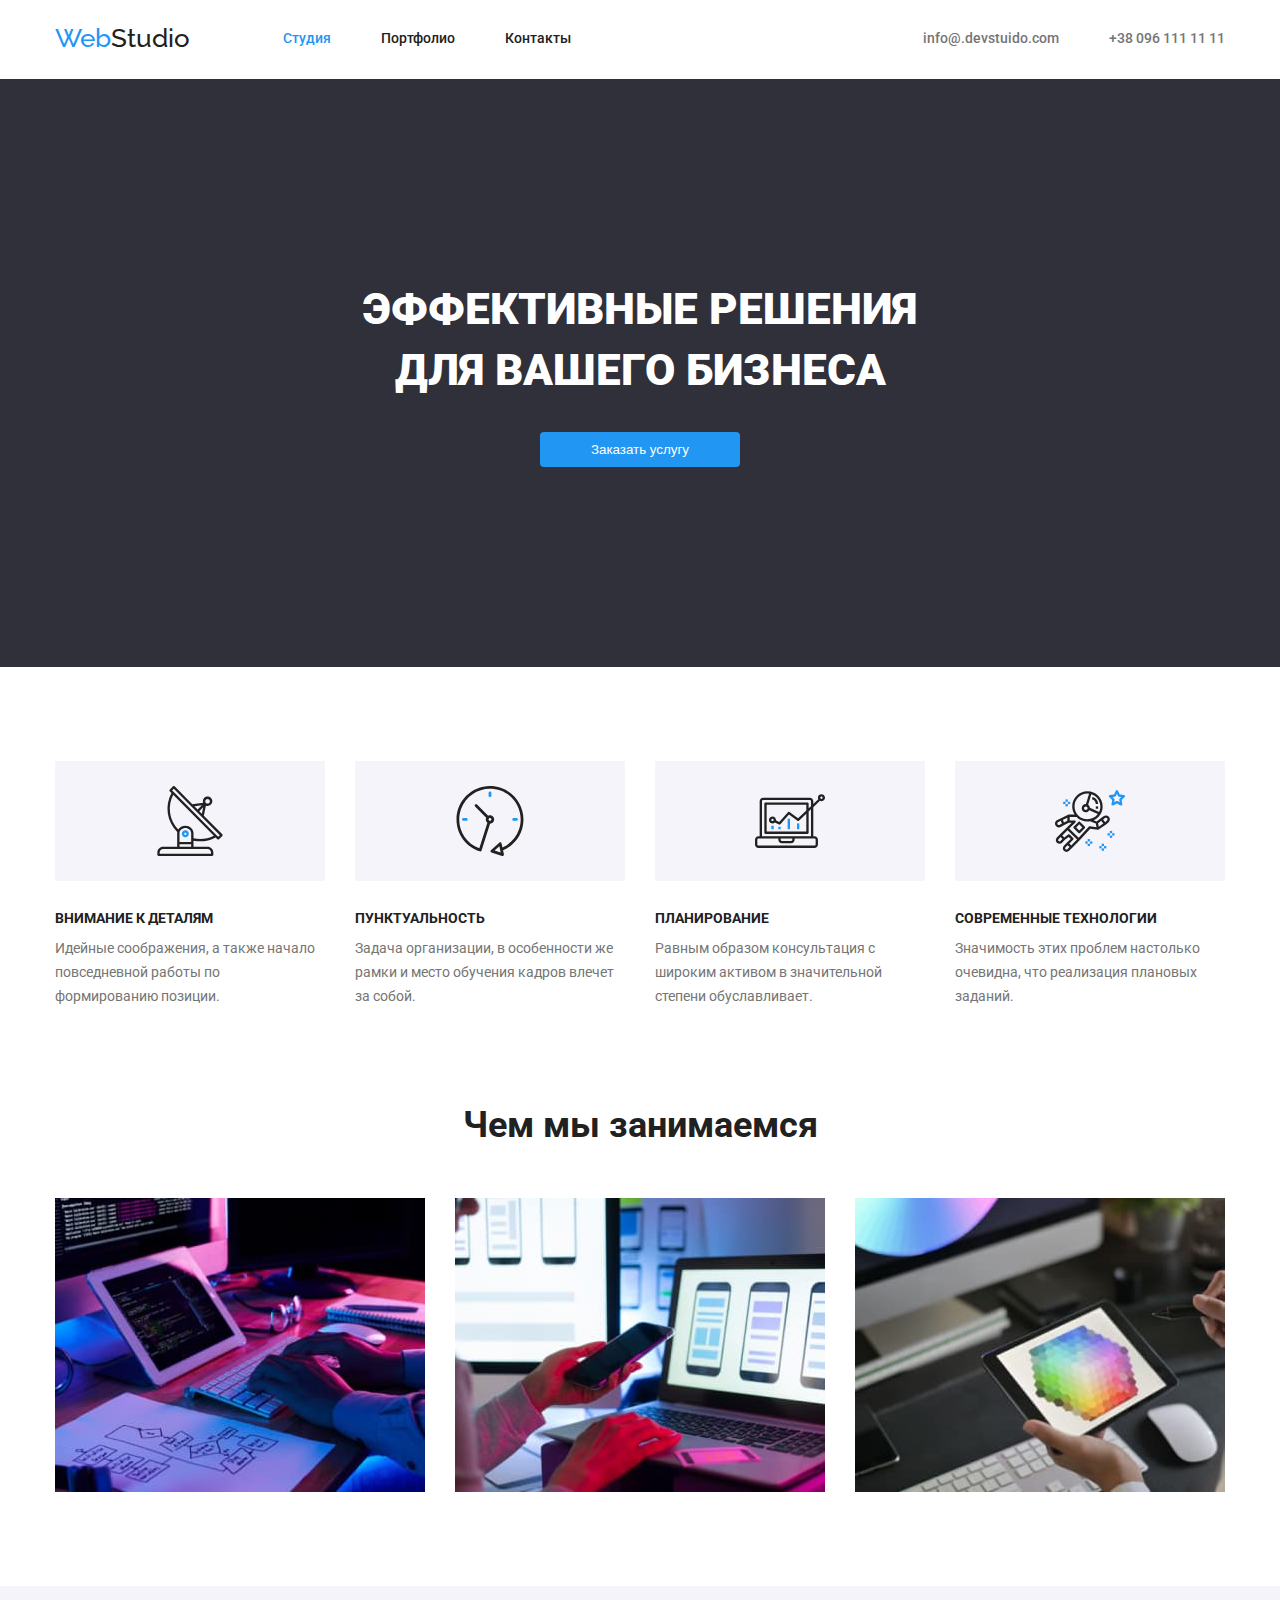
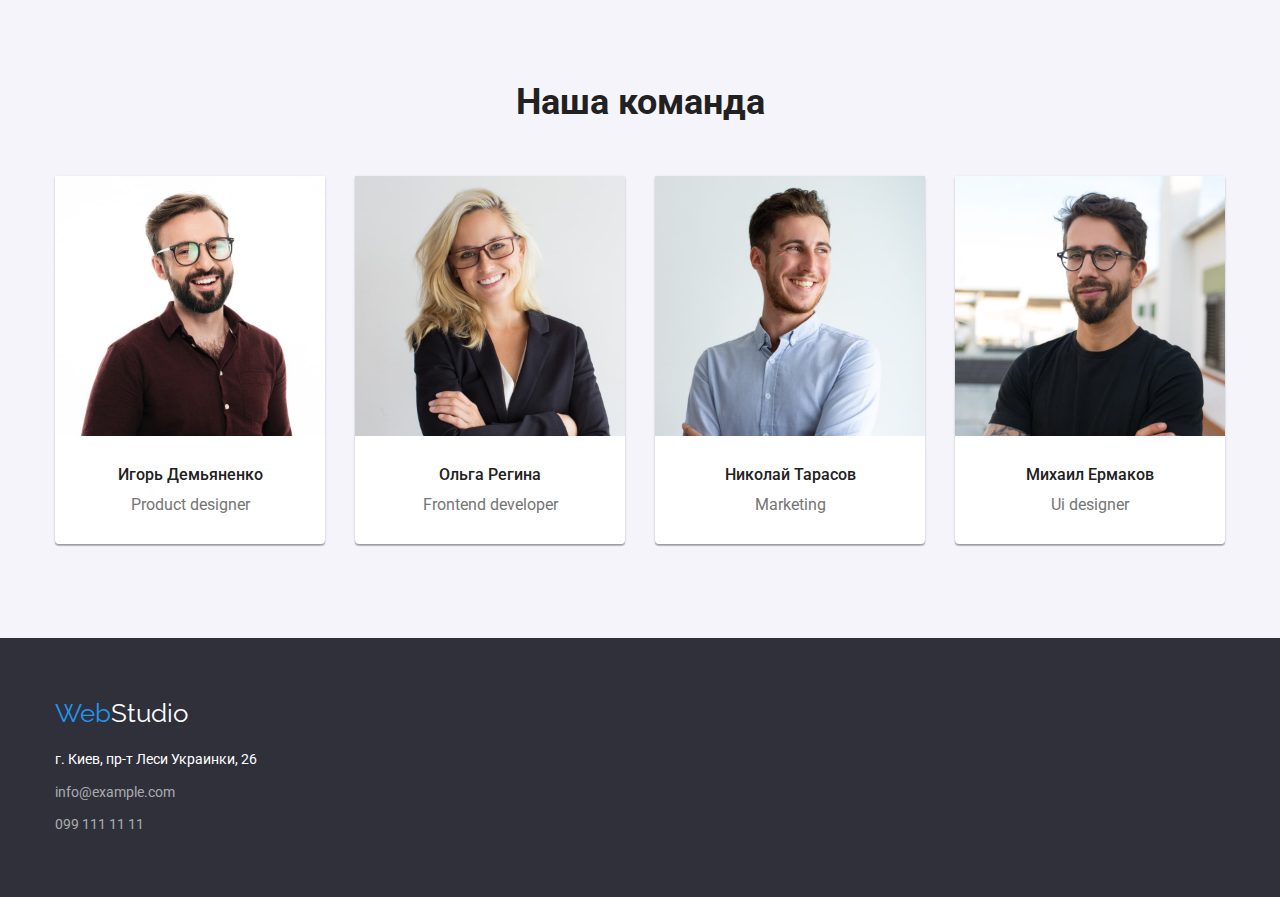
<file: index.html>
<!DOCTYPE html>
<html lang="ru">
  <head>
    <meta charset="UTF-8" />
    <meta name="viewport" content="width=device-width, initial-scale=1.0" />
    <title>Document</title>
    <link rel="styleheet" href="https://cdnjs.cloudflare.com/ajax/libs/modern-normalize/1.0.0/modern-normalize.min.css" />
    <link href="https://fonts.googleapis.com/css2?family=Roboto:wght@400;500;700;900&display=swap" rel="stylesheet" />
    <link href="https://fonts.googleapis.com/css2?family=Raleway:wght@700&display=swap" rel="stylesheet" />
    <link rel="stylesheet" href="./css/style.css" />
  </head>
  <body>
    <header class="index header">
      <div class="container container-nav">
        <nav class="nav">
          <a class="logo" href="/"><span>Web</span>Studio</a>

          <ul class="nav-links">
            <li class="nav-current nav-link"><a href="">Студия</a></li>
            <li class="nav-link"><a href="./portfolio.html">Портфолио</a></li>
            <li class="nav-link"><a href="">Контакты</a></li>
          </ul>
        </nav>

        <a class="header-contacts header-item" href="info@devstudio.com">info@.devstuido.com</a>
        <a class="header-contacts" href="tel:+380991111111">+38 096 111 11 11</a>
      </div>
    </header>
    <!-- блок герой-->
    <main>
      <section class="hero-section">
        <div class="container container-hero">
          <h1 class="header-hero">Эффективные решения для вашего бизнеса</h1>
          <button class="order-button" type="button">Заказать услугу</button>
        </div>
      </section>
      <!--характеристики-->
      <section>
        <div class="qualities container section-padding">
          <h2 class="hidden">Наши характеристики</h2>
          <ul class="qualities-list">
            <li class="qualities-item logo-antenna">
              <h3 class="qualities-header">Внимание к деталям</h3>
              <p class="qualities-paragraph">Идейные соображения, а также начало повседневной работы по формированию позиции.</p>
            </li>
            <li class="qualities-item logo-clock">
              <h3 class="qualities-header">Пунктуальность</h3>
              <p class="qualities-paragraph">Задача организации, в особенности же рамки и место обучения кадров влечет за собой.</p>
            </li>
            <li class="qualities-item logo-diagram">
              <h3 class="qualities-header">Планирование</h3>
              <p class="qualities-paragraph">Равным образом консультация с широким активом в значительной степени обуславливает.</p>
            </li>
            <li class="qualities-item logo-astronaut">
              <h3 class="qualities-header">Современные технологии</h3>
              <p class="qualities-paragraph">Значимость этих проблем настолько очевидна, что реализация плановых заданий.</p>
            </li>
          </ul>
        </div>
      </section>
      <!--Виды услуг-->
      <section>
        <div class="container section-padding">
          <h2 class="section-header">Чем мы занимаемся</h2>

          <ul class="product-images">
            <li>
              <img src="./images/images_homework1/img.jpg" width="370" alt="Человек работает за компьютером" />
            </li>
            <li>
              <img src="./images/images_homework1/img(1).jpg" width="370" alt="Человек работает с телефона " />
            </li>

            <li>
              <img src="./images/images_homework1/img(2).jpg" width="370" alt="Человек работает с планшета" />
            </li>
          </ul>
        </div>
      </section>
      <!--карточки команды-->
      <section class="team section-padding">
        <div class="team-div container">
          <h2 class="section-header">Наша команда</h2>
          <ul class="team-cards">
            <li class="team-card">
              <img src="./images/images_homework1/игорь_демьяненко.jpg" alt="Мужчина" width="270" />
              <h3 class="names-header">Игорь Демьяненко</h3>
              <p>Product designer</p>
            </li>

            <li class="team-card">
              <img src="./images/images_homework1/ольга_репина.jpg" alt="Женщина" width="270" />
              <h3 class="names-header">Ольга Регина</h3>
              <p>Frontend developer</p>
            </li>

            <li class="team-card">
              <img src="./images/images_homework1/николай_тарасов.jpg" alt="Мужчина" width="270" />
              <h3 class="names-header">Николай Тарасов</h3>
              <p>Marketing</p>
            </li>

            <li class="team-card">
              <img src="./images/images_homework1/михаил_ермаков.jpg" alt="Мужчина" width="270" />
              <h3 class="names-header">Михаил Ермаков</h3>
              <p>Ui designer</p>
            </li>
          </ul>
        </div>
      </section>
    </main>

    <footer class="footer">
      <div class="container">
        <div class="div-logo">
          <a class="logo" href="/"><span>Web</span>Studio</a>
        </div>

        <address class="footer-contacts">
          <p class="footer-contact">г. Киев, пр-т Леси Украинки, 26</p>
          <a class="footer-contact" href="info@example.com">info@example.com</a>
          <a href="tel:+380991111111">099 111 11 11</a>
        </address>
      </div>
    </footer>
  </body>
</html>
</file>
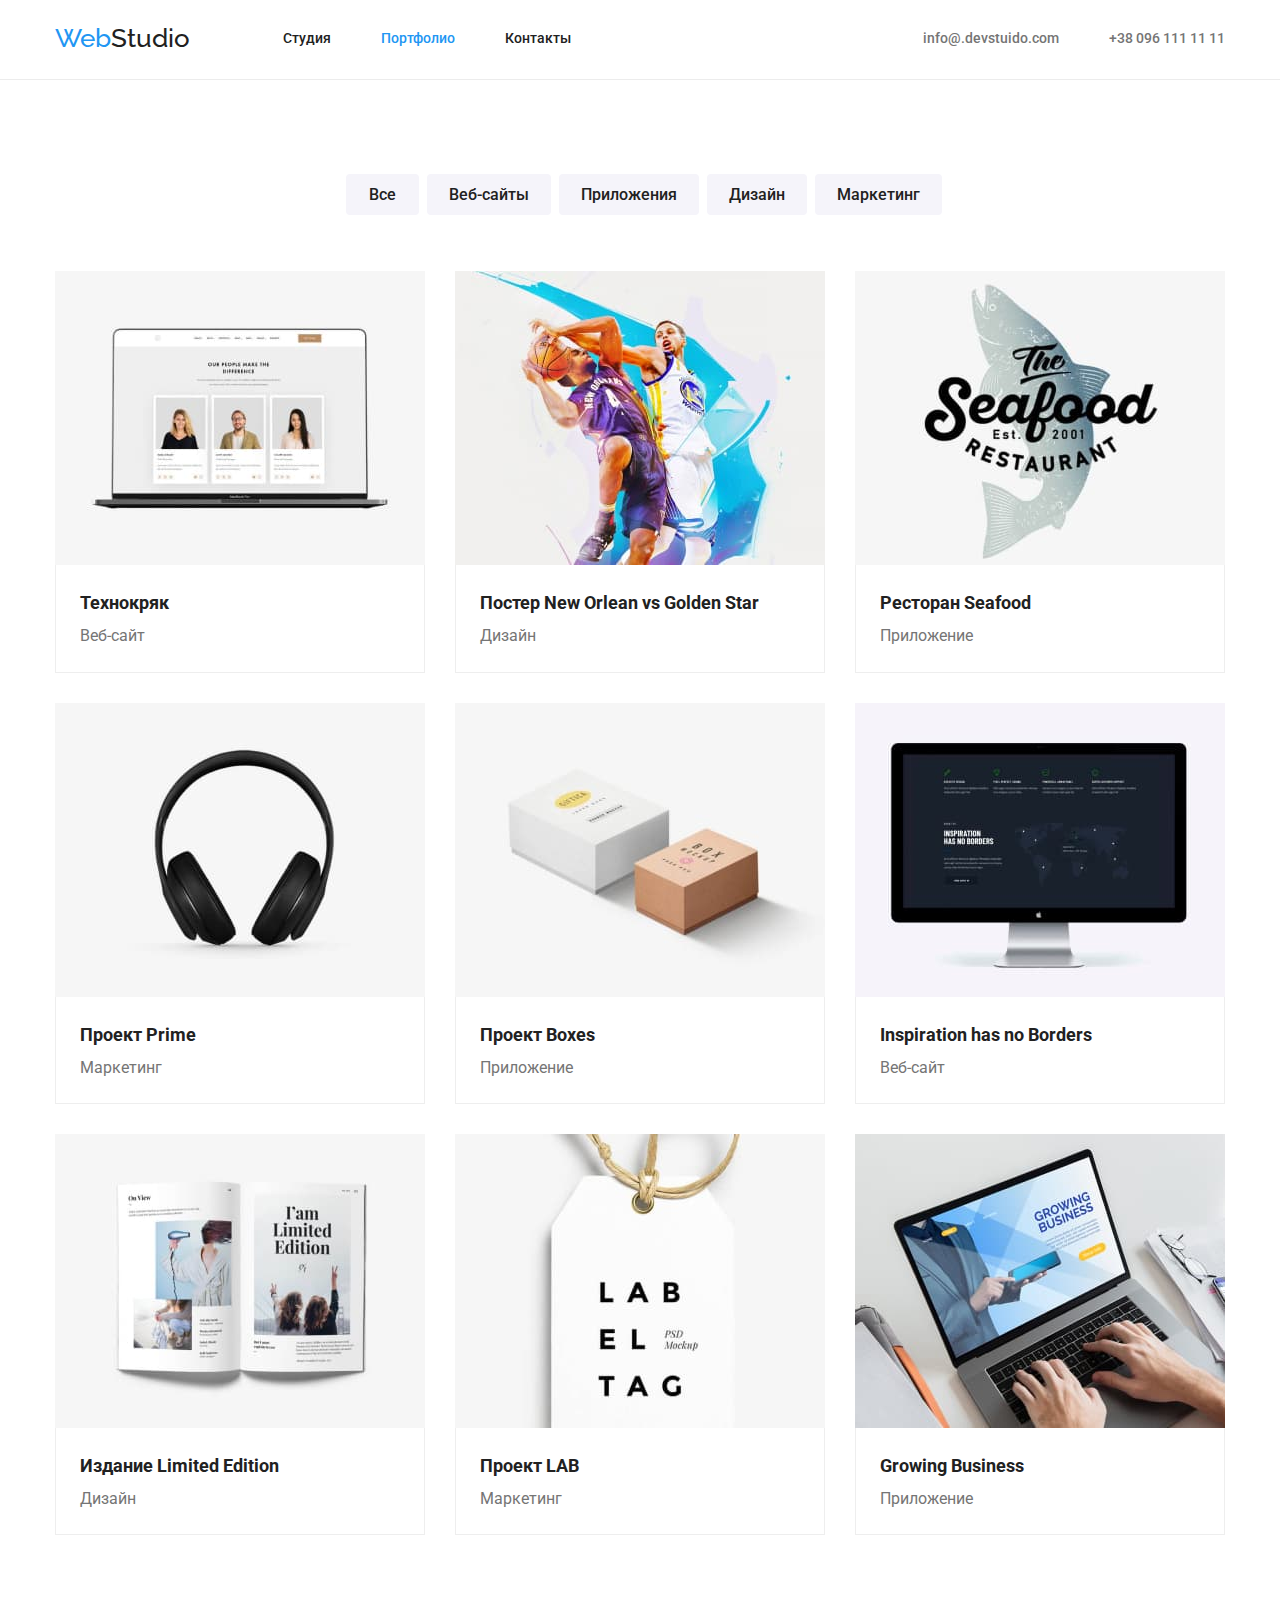
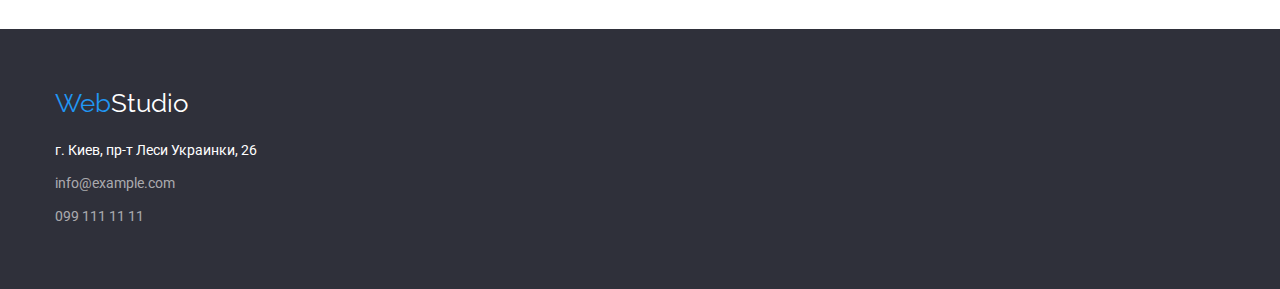
<file: portfolio.html>
<!DOCTYPE html>
<html lang="ru">
  <head>
    <meta charset="UTF-8" />
    <meta name="viewport" content="width=device-width, initial-scale=1.0" />
    <title>Document</title>
    <link href="https://fonts.googleapis.com/css2?family=Roboto:wght@400;500;700;900&display=swap" rel="stylesheet" />
    <link href="https://fonts.googleapis.com/css2?family=Raleway:wght@700&display=swap" rel="stylesheet" />
    <link rel="stylesheet" href="https://cdnjs.cloudflare.com/ajax/libs/modern-normalize/1.0.0/modern-normalize.min.css" />
    <link rel="stylesheet" href="./css/style.css" />
  </head>
  <body>
    <header class="portfolio-header">
      <div class="container container-nav">
        <nav class="nav">
          <a class="logo" href="/"><span>Web</span>Studio</a>

          <ul class="nav-links">
            <li class="nav-link"><a href="./index.html">Студия</a></li>
            <li class="nav-link nav-current"><a href="./portfolio.html">Портфолио</a></li>
            <li class="nav-link"><a href="">Контакты</a></li>
          </ul>
        </nav>

        <a class="header-contacts header-item" href="info@devstudio.com">info@.devstuido.com</a>
        <a class="header-contacts header-item" href="tel:+380991111111">+38 096 111 11 11</a>
      </div>
    </header>

    <main>
      <!--Кнопки - виды продуктов-->
      <h2 class="hidden">Виды продуктов</h2>
      <div class="container buttons-container">
        <ul class="buttons-list">
          <li><button class="button" type="button">Все</button></li>
          <li><button class="button" type="button">Веб-сайты</button></li>
          <li><button class="button" type="button">Приложения</button></li>
          <li><button class="button" type="button">Дизайн</button></li>
          <li><button class="button" type="button">Маркетинг</button></li>
        </ul>
      </div>

      <!--Продукты-->
      <section class="portfolio-products section-padding">
        <div class="container">
          <h2 class="hidden">Продукты</h2>
          <ul class="card-set">
            <li class="product-card">
              <img class="product-image" src="./images/images_homework2/techno.jpg" alt="Картинка веб-сайта" width="370" />
              <div class="card-border">
                <h3 class="product-header">Технокряк</h3>
                <p class="product-type">Веб-сайт</p>
              </div>
            </li>

            <li class="product-card">
              <img class="product-image" src="./images/images_homework2/poster.jpg" alt="Постер баскетбольной игры" width="370" />

              <div class="card-border">
                <h3 class="product-header">Постер New Orlean vs Golden Star</h3>
                <p class="product-type">Дизайн</p>
              </div>
            </li>

            <li class="product-card">
              <img class="product-image" src="./images/images_homework2/restraurant.jpg" alt="Логотип ресторана" width="370" />
              <div class="card-border">
                <h3 class="product-header">Ресторан Seafood</h3>
                <p class="product-type">Приложение</p>
              </div>
            </li>

            <li class="product-card">
              <img class="product-image" src="./images/images_homework2/prime.jpg" alt="Фотография наушников" width="370" />
              <div class="card-border">
                <h3 class="product-header">Проект Prime</h3>
                <p class="product-type">Маркетинг</p>
              </div>
            </li>

            <li class="product-card">
              <img class="product-image" src="./images/images_homework2/boxes.jpg" alt="Фотографии коробок" width="370" />
              <div class="card-border">
                <h3 class="product-header">Проект Boxes</h3>
                <p class="product-type">Приложение</p>
              </div>
            </li>

            <li class="product-card">
              <img class="product-image" src="./images/images_homework2/inspiration.jpg" alt="Скриншот" width="370" />
              <div class="card-border">
                <h3 class="product-header">Inspiration has no Borders</h3>
                <p class="product-type">Веб-сайт</p>
              </div>
            </li>

            <li class="product-card">
              <img class="product-image" src="./images/images_homework2/limited-edition.jpg" alt="Фотография книги" width="370" />
              <div class="card-border">
                <h3 class="product-header">Издание Limited Edition</h3>
                <p class="product-type">Дизайн</p>
              </div>
            </li>

            <li class="product-card">
              <img class="product-image" src="./images/images_homework2/lab.jpg" alt="Фотография ярлыка" width="370" />
              <div class="card-border">
                <h3 class="product-header">Проект LAB</h3>
                <p class="product-type">Маркетинг</p>
              </div>
            </li>

            <li class="product-card">
              <img class="product-image" src="./images/images_homework2/business.jpg" alt="Фотография ноутбука" width="370" />
              <div class="card-border">
                <h3 class="product-header">Growing Business</h3>
                <p class="product-type">Приложение</p>
              </div>
            </li>
          </ul>
        </div>
      </section>
    </main>
    <footer class="footer">
      <div class="container">
        <div class="div-logo">
          <a class="logo" href="/"><span>Web</span>Studio</a>
        </div>

        <address class="footer-contacts">
          <p class="footer-contact">г. Киев, пр-т Леси Украинки, 26</p>
          <a class="footer-contact" href="info@example.com">info@example.com</a>
          <a href="tel:+380991111111">099 111 11 11</a>
        </address>
      </div>
    </footer>
  </body>
</html>
</file>
<file: css/style.css>
/* primary colour #212121 */
/* secondary colour #757575 */
/* tertiary colour #2196F3 */

html {
  box-sizing: border-box;
}

*,
*::before,
*::after {
  box-sizing: inherit;
}

:root {
  --primary-text-colour: #757575;
  --secondary-text-colour: #212121;
  --buttons-links-colour: #2196f3;
  --background-colour: #ffffff;
}
* {
  margin: 0;
  padding: 0;
}
.logo {
  font-size: 26px;
  font-family: "Raleway", serif;
  color: var(--secondary-text-colour);
  margin-right: 93px;
}

img {
  display: block;
  flex-basis: 100%;
}

ul {
  list-style: none;
  margin: 0;
}

h2,
h3 {
  color: var(--secondary-text-colour);
}
body,
.nav {
  font-family: "Roboto", sans-serif;
  color: var(--primary-text-colour);
}

.nav,
.header-contacts {
  font-size: 14px;
  line-height: 1.14;
  font-weight: 500;
}
.section-padding {
  padding-bottom: 94px;
}

.container {
  width: 1200px;
  padding-left: 15px;
  padding-right: 15px;
  margin-left: auto;
  margin-right: auto;
}

.nav span {
  color: var(--buttons-links-colour);
}
.nav ul {
  color: var(--secondary-text-colour);
}

.nav-current {
  color: var(--buttons-links-colour);
}
.hidden {
  display: none;
}

.team {
  background-color: #f5f4fa;
  padding-top: 94px;
}
.team-card p {
  margin-top: 10px;
  margin-bottom: 30px;
}

.team-card {
  background-color: #ffffff;
  text-align: center;
  box-shadow: 0px 1px 3px rgba(0, 0, 0, 0.12), 0px 1px 1px rgba(0, 0, 0, 0.14), 0px 2px 1px rgba(0, 0, 0, 0.2);
  border-radius: 0px 0px 4px 4px;
  flex-basis: calc(100% / 4 - 30px * 3);
}

.team-cards {
  display: flex;
  justify-content: space-between;
}

.nav a:hover,
.nav a:focus,
.header-contacts a:hover,
.header-contacts a:focus {
  color: var(--buttons-links-colour);
}

.button:hover,
.button:focus {
  background-color: var(--buttons-links-colour);
  color: var(--background-colour);
}
a:active {
  color: var(--buttons-links-colour);
}
.header-hero {
  font-size: 44px;
  line-height: 1.4;
  font-weight: 900;
  text-align: center;
  color: var(--background-colour);
  text-transform: uppercase;
  margin-bottom: 30px;
}

.hero-section {
  background-color: #2f303a;
  text-align: center;
}
.container-hero {
  margin-bottom: 0;
  max-width: 680px;
  margin-left: auto;
  margin-right: auto;
  padding-top: 200px;
  padding-bottom: 200px;
}
.order-button {
  background-color: var(--buttons-links-colour);
  min-width: 200px;
  color: var(--background-colour);
  padding: 10px 32px;
  border-radius: 4px;
  border: none;
}

.qualities {
  padding-top: 94px;
}

.qualities-header {
  font-size: 14px;
  font-weight: 700;
  line-height: 1.14;
  margin-bottom: 10px;
  text-transform: uppercase;
}

.qualities-paragraph {
  font-weight: 400;
  font-size: 14px;
  line-height: 1.71;
}

.section-header {
  font-weight: 700;
  font-size: 36px;
  line-height: 1.27;
  text-align: center;
  margin-bottom: 50px;
}
.div-logo {
  margin-bottom: 20px;
}

.names-header {
  font-weight: 500;
  font-size: 16px;
  line-height: 1.17;
  color: var(--secondary-text-colour);
  margin-top: 30px;
}
.names-paragraph {
  font-weight: 400;
  font-size: 16px;
  line-height: 1.17;
}
.product-header {
  font-weight: 700;
  font-size: 18px;
  line-height: 2;
  margin-left: 24px;
  margin-top: 0;
}
.product-type {
  font-weight: normal;
  font-size: 16px;
  line-height: 1.9;
  margin-left: 24px;
}
.button {
  min-width: 73px;
  color: var(--secondary-text-colour);
  line-height: 1.6;
  font-size: 16px;
  background-color: #f5f4fa;
  font-weight: 500;
  margin-left: 8px;
  border-radius: 4px;
  padding: 8px 22px;
}

a {
  color: inherit;
  text-decoration: none;
}

.footer span {
  color: var(--buttons-links-colour);
}
.footer a {
  color: var(--background-colour);
}
.footer-contacts a {
  color: rgb(255, 255, 255, 60%);
}
.footer-contacts {
  font-size: 14px;
  line-height: 1.7;
  display: flex;
  flex-direction: column;
  align-items: flex-start;
}

.footer {
  background-color: #2f303a;
  color: var(--background-colour);
  padding-top: 60px;
}
.footer .container {
  padding-bottom: 60px;
}
address {
  font-style: normal;
}

.portfolio-products {
  list-style: none;
}
.card-set {
  display: flex;
  flex-wrap: wrap;
  margin-top: -30px;
  margin-left: -30px;
}
.product-card {
  margin-top: 30px;
  margin-left: 30px;
  flex-basis: calc(100% / 3 - 60px);
}
.product-card:hover,
.product-card:hover {
  box-shadow: 0px 1px 1px rgba(0, 0, 0, 0.12), 0px 4px 4px rgba(0, 0, 0, 0.06), 1px 4px 6px rgba(0, 0, 0, 0.16);
}

.buttons-list {
  display: flex;
  justify-content: center;
}

.qualities-list {
  display: flex;
  margin-left: -30px;
  margin-top: -30px;
}
.qualities-item {
  flex-basis: calc(100% / 3 - 90px);
  margin-left: 30px;
  margin-top: 30px;
  justify-content: center;
}

.product-images {
  display: flex;
  justify-content: space-between;
}

.team.container {
  padding-left: 0px;
  padding-right: 0px;
}
.buttons-container {
  padding-bottom: 0;
  margin-bottom: 56px;
}
.footer-contact {
  margin-bottom: 9px;
}

.header-contacts {
  display: flex;
  justify-content: end;
}

.nav {
  display: flex;
  align-items: center;
  margin-right: auto;
}
.nav-links {
  display: flex;
  margin-right: -50px;
}
.header-item:not(:last-child) {
  margin-right: 50px;
}
.nav-link {
  flex-basis: calc(100% - 100px / 3);
}
.nav-link:not(:last-child) {
  margin-right: 50px;
}
.container-nav {
  display: flex;
  align-items: center;
  justify-content: flex-end;
}
.container-nav {
  padding-top: 24px;
  padding-bottom: 25px;
}
.portfolio-header {
  margin-bottom: 94px;
  border-bottom: 1px solid #ececec;
}

.buttons-list .button {
  border: none;
}
.card-border {
  border-left: 1px solid #eeeeee;
  border-right: 1px solid #eeeeee;
  border-bottom: 1px solid #eeeeee;
  padding-bottom: 20px;
  padding-top: 20px;
}

.hero-section {
}

.qualities-item::before {
  content: "";
  display: block;
  max-width: 270px;
  height: 120px;
  margin-bottom: 30px;
  background-color: #f5f4fa;
  background-repeat: no-repeat;
  background-position: center;
  background-size: scale-down;
}

.logo-antenna::before {
  background-image: url(../images/icons-homework4/antenna.svg);
}
.logo-clock::before {
  background-image: url(../images/icons-homework4/clock.svg);
}
.logo-diagram::before {
  background-image: url(../images/icons-homework4/diagram.svg);
}
.logo-astronaut::before {
  background-image: url(../images/icons-homework4/astronaut.svg);
}
</file>
